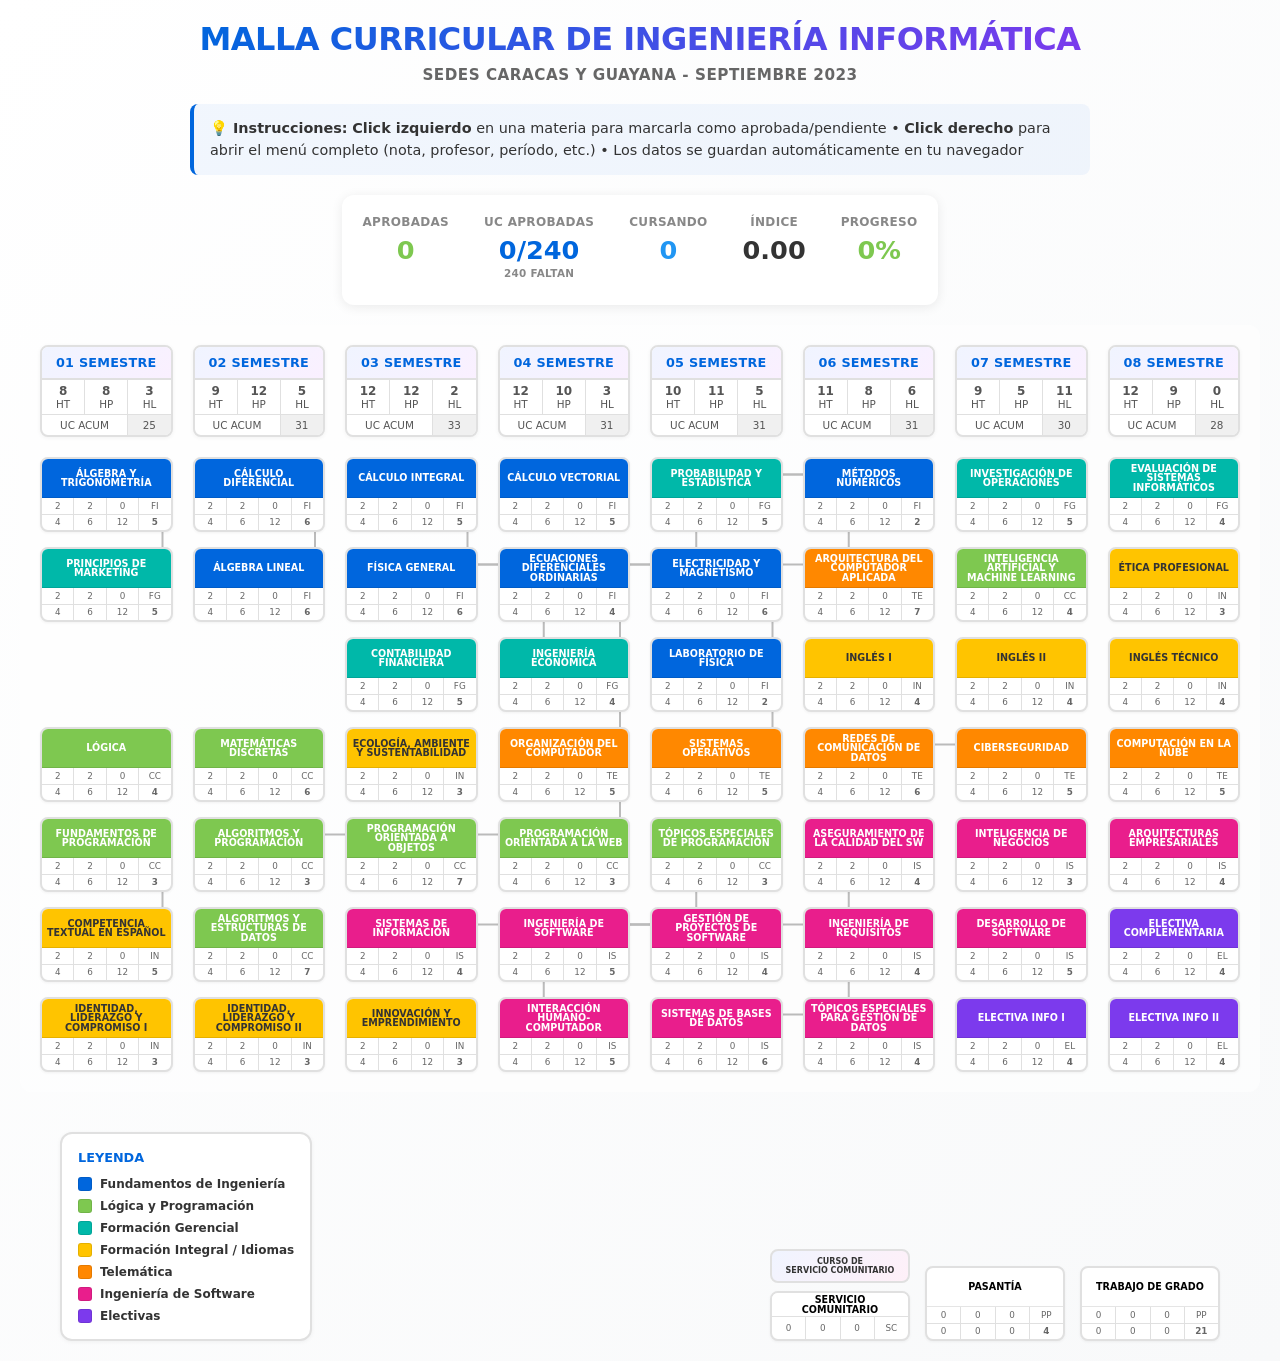
<file: index.html>
<!DOCTYPE html>
<html lang="es">
<head>
    <meta charset="UTF-8">
    <meta name="viewport" content="width=device-width, initial-scale=1.0">
    <title>Malla Curricular UCAB 2023 - Interactiva</title>
    <link rel="stylesheet" href="css/styles.css">
</head>
<body>

    <h1>Malla Curricular de Ingeniería Informática</h1>
    <div class="subtitle">SEDES CARACAS Y GUAYANA - SEPTIEMBRE 2023</div>

    <div class="instructions">
        <strong>💡 Instrucciones:</strong>
        <strong>Click izquierdo</strong> en una materia para marcarla como aprobada/pendiente •
        <strong>Click derecho</strong> para abrir el menú completo (nota, profesor, período, etc.) •
        Los datos se guardan automáticamente en tu navegador
    </div>

    <div class="stats-bar">
        <div class="stat-item">
            <div class="stat-label">Aprobadas</div>
            <div class="stat-value" style="color: #7ec850;" id="stat-aprobadas">0</div>
        </div>
        <div class="stat-item">
            <div class="stat-label">UC Aprobadas</div>
            <div class="stat-value" style="color: #0066dd;" id="stat-uc">0/240</div>
            <div class="stat-label" style="font-size: 0.65rem; margin-top: 2px;" id="stat-uc-falta">240 faltan</div>
        </div>
        <div class="stat-item">
            <div class="stat-label">Cursando</div>
            <div class="stat-value" style="color: #2196F3;" id="stat-cursando">0</div>
        </div>
        <div class="stat-item">
            <div class="stat-label">Índice</div>
            <div class="stat-value" id="stat-indice">0.00</div>
        </div>
        <div class="stat-item">
            <div class="stat-label">Progreso</div>
            <div class="stat-value" style="color: #7ec850;" id="stat-progreso">0%</div>
        </div>
    </div>

    <div class="grid-wrapper">
        <canvas id="connections"></canvas>
        <div class="main-grid" id="grid-container"></div>
    </div>

    <div class="footer-area">
        <div class="legend">
            <strong>LEYENDA</strong>
            <div class="l-item"><div class="l-box" style="background:var(--c-blue)"></div> Fundamentos de Ingeniería</div>
            <div class="l-item"><div class="l-box" style="background:var(--c-green)"></div> Lógica y Programación</div>
            <div class="l-item"><div class="l-box" style="background:var(--c-teal)"></div> Formación Gerencial</div>
            <div class="l-item"><div class="l-box" style="background:var(--c-yellow)"></div> Formación Integral / Idiomas</div>
            <div class="l-item"><div class="l-box" style="background:var(--c-orange)"></div> Telemática</div>
            <div class="l-item"><div class="l-box" style="background:var(--c-magenta)"></div> Ingeniería de Software</div>
            <div class="l-item"><div class="l-box" style="background:var(--c-purple)"></div> Electivas</div>
        </div>

        <div class="extra-blocks" id="extra-blocks-container"></div>
    </div>

    <div class="modal-overlay" id="modal">
        <div class="modal-box">
            <button class="close-x" onclick="closeModal()">&times;</button>
            <div class="modal-header">
                <h3 id="m-title">Materia</h3>
                <div class="modal-meta" id="m-meta"></div>
            </div>

            <div class="form-group">
                <label>Estado</label>
                <select id="m-status">
                    <option value="pendiente">⚪ Pendiente</option>
                    <option value="cursando">🔵 Cursando</option>
                    <option value="aprobada">✅ Aprobada</option>
                    <option value="reprobada">❌ Reprobada</option>
                </select>
            </div>

            <div class="form-group">
                <label>Nota (0-20)</label>
                <input type="number" id="m-grade" min="0" max="20" step="0.01" placeholder="Ej: 16.5">
            </div>

            <div class="form-group">
                <label>Profesor</label>
                <input type="text" id="m-prof" placeholder="Nombre del profesor">
            </div>

            <div class="form-group">
                <label>Período</label>
                <input type="text" id="m-period" placeholder="Ej: Sep-Ene 2024">
            </div>

            <div class="form-group">
                <label>Notas / Enlaces</label>
                <textarea id="m-notes" rows="3" placeholder="Drive, Classroom, apuntes personales..."></textarea>
            </div>

            <button class="modal-btn" onclick="saveFromModal()">💾 Guardar Cambios</button>
        </div>
    </div>

    <script src="js/data.js"></script>
    <script src="js/app.js"></script>

</body>
</html>
</file>
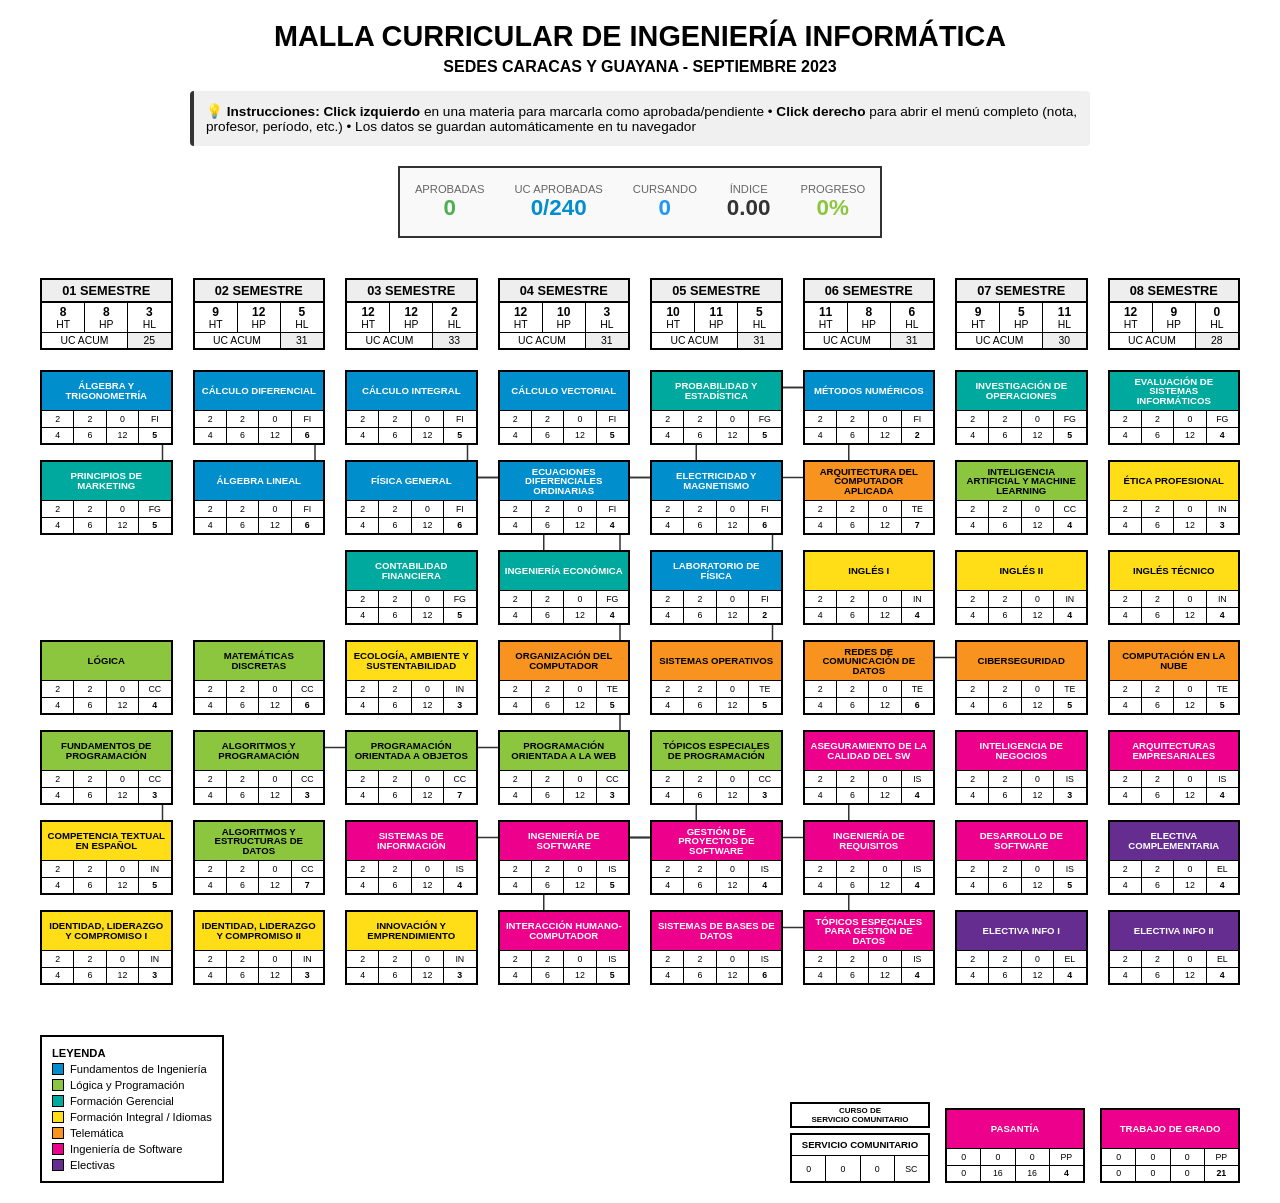
<file: malla_curricular_ucab.html>
<!DOCTYPE html>
<html lang="es">
<head>
    <meta charset="UTF-8">
    <meta name="viewport" content="width=device-width, initial-scale=1.0">
    <title>Malla Curricular UCAB 2023 - Interactiva</title>
    <style>
        :root {
            --w-col: 140px; 
            --gap: 20px;
            
            --c-blue: #008ecc;    
            --c-teal: #00a99d;    
            --c-green: #8cc63f;   
            --c-yellow: #ffde17;  
            --c-orange: #f7931e;  
            --c-magenta: #ec008c; 
            --c-purple: #662d91;  
        }

        * { box-sizing: border-box; }

        body {
            font-family: "Arial Narrow", "Helvetica Condensed", sans-serif;
            background: white;
            margin: 0;
            padding: 20px;
            display: flex;
            flex-direction: column;
            align-items: center;
        }

        h1 {
            text-align: center;
            font-size: 1.8rem;
            margin: 0 0 5px 0;
            text-transform: uppercase;
            font-weight: 900;
        }

        .subtitle {
            text-align: center;
            font-size: 1rem;
            margin-bottom: 15px;
            font-weight: bold;
        }

        .instructions {
            background: #f0f0f0;
            border-left: 4px solid #333;
            padding: 12px;
            margin-bottom: 20px;
            max-width: 900px;
            font-size: 0.85rem;
            border-radius: 4px;
        }

        .stats-bar {
            background: #f9f9f9;
            border: 2px solid #333;
            padding: 15px;
            margin-bottom: 20px;
            display: flex;
            gap: 30px;
            justify-content: center;
            flex-wrap: wrap;
            max-width: 900px;
        }

        .stat-item {
            text-align: center;
        }

        .stat-label {
            font-size: 0.7rem;
            color: #666;
            text-transform: uppercase;
        }

        .stat-value {
            font-size: 1.4rem;
            font-weight: bold;
            color: #333;
        }

        .grid-wrapper {
            position: relative;
            padding: 20px;
            overflow-x: auto;
            max-width: 100%;
        }

        canvas {
            position: absolute;
            top: 0; left: 0;
            pointer-events: none;
            z-index: 0;
        }

        .main-grid {
            display: flex;
            gap: var(--gap);
            position: relative;
            z-index: 1;
        }

        .semester-col {
            display: flex;
            flex-direction: column;
            gap: 15px; 
            width: var(--w-col);
        }

        .sem-header {
            border: 2px solid black;
            margin-bottom: 5px;
            background: white;
        }
        .sem-title {
            background: #eee;
            text-align: center;
            font-weight: 900;
            font-size: 0.8rem;
            padding: 3px 0;
            border-bottom: 2px solid black;
            text-transform: uppercase;
        }
        .sem-stats {
            display: flex;
            font-size: 0.65rem;
            text-align: center;
        }
        .stat-box {
            flex: 1;
            border-right: 1px solid black;
            padding: 2px 0;
            display: flex;
            flex-direction: column;
            justify-content: center;
        }
        .stat-box:last-child { border-right: none; }
        .stat-val { font-weight: bold; font-size: 0.75rem; }

        .subject {
            width: 100%;
            height: 75px; 
            border: 2px solid black;
            background: white;
            display: flex;
            flex-direction: column;
            cursor: pointer;
            transition: transform 0.1s;
            position: relative;
            z-index: 2;
        }

        .spacer {
            width: 100%;
            height: 75px;
            visibility: hidden;
            pointer-events: none;
        }

        .subject:hover { 
            transform: scale(1.05); 
            z-index: 10;
            box-shadow: 0 4px 8px rgba(0,0,0,0.2);
        }
        
        .subject.aprobada { 
            opacity: 0.5; 
            background-color: #ddd !important; 
            border-color: #999;
        }
        
        .subject.cursando { 
            box-shadow: 0 0 0 4px #2196F3; 
            border-color: #2196F3; 
            z-index: 5;
        }

        .subject.reprobada {
            box-shadow: 0 0 0 4px #f44336;
            border-color: #f44336;
            z-index: 5;
        }

        .status-badge {
            position: absolute;
            top: 4px;
            right: 4px;
            font-size: 1rem;
            z-index: 3;
        }

        .sub-name {
            flex: 1;
            font-size: 0.6rem;
            font-weight: 700;
            text-transform: uppercase;
            display: flex;
            align-items: center;
            justify-content: center;
            text-align: center;
            padding: 2px 4px;
            color: black;
            line-height: 1;
            border-bottom: 1px solid black;
        }
        
        .bg-blue .sub-name { background: var(--c-blue); color: white; }
        .bg-teal .sub-name { background: var(--c-teal); color: white; }
        .bg-green .sub-name { background: var(--c-green); color: black; }
        .bg-yellow .sub-name { background: var(--c-yellow); color: black; }
        .bg-orange .sub-name { background: var(--c-orange); color: black; }
        .bg-magenta .sub-name { background: var(--c-magenta); color: white; }
        .bg-purple .sub-name { background: var(--c-purple); color: white; }

        .sub-data { height: 32px; display: flex; flex-direction: column; }
        .d-row { display: flex; flex: 1; border-bottom: 1px solid black; }
        .d-row:last-child { border-bottom: none; }
        .d-cell {
            flex: 1;
            border-right: 1px solid black;
            font-size: 0.55rem;
            display: flex;
            align-items: center;
            justify-content: center;
        }
        .d-cell:last-child { border-right: none; }

        .footer-area {
            width: 100%;
            max-width: 1200px;
            margin-top: 30px;
            display: flex;
            flex-wrap: wrap;
            justify-content: space-between;
            gap: 20px;
        }

        .legend {
            border: 2px solid black;
            padding: 10px;
            font-size: 0.7rem;
            display: flex;
            flex-direction: column;
            gap: 4px;
        }
        .l-item { display: flex; align-items: center; gap: 6px; }
        .l-box { width: 12px; height: 12px; border: 1px solid black; }

        .extra-blocks {
            display: flex;
            gap: 15px;
            align-items: flex-end;
        }

        .special-container {
            display: flex;
            flex-direction: column;
            align-items: center;
            gap: 5px;
        }
        .mini-box {
            border: 2px solid black;
            font-size: 0.5rem;
            padding: 2px;
            text-align: center;
            width: 100%;
            font-weight: bold;
        }

        .modal-overlay {
            display: none;
            position: fixed; 
            top: 0; 
            left: 0; 
            width: 100%; 
            height: 100%;
            background: rgba(0,0,0,0.6); 
            z-index: 100;
            justify-content: center; 
            align-items: center;
        }
        
        .modal-box {
            background: white; 
            padding: 25px; 
            border-radius: 8px; 
            width: 90%;
            max-width: 450px;
            box-shadow: 0 10px 30px rgba(0,0,0,0.3);
            position: relative;
            max-height: 90vh;
            overflow-y: auto;
        }
        
        .modal-header {
            margin-bottom: 20px;
            padding-bottom: 15px;
            border-bottom: 2px solid #eee;
        }

        .modal-header h3 {
            margin: 0 0 8px 0;
            color: #333;
            font-size: 1.2rem;
        }

        .modal-meta {
            font-size: 0.85rem;
            color: #666;
        }

        .close-x {
            position: absolute;
            top: 15px;
            right: 20px;
            font-size: 2rem;
            cursor: pointer;
            border: none;
            background: none;
            color: #999;
            line-height: 1;
        }
        
        .close-x:hover {
            color: #333;
        }
        
        .form-group {
            margin-bottom: 15px;
        }
        
        .form-group label {
            display: block;
            margin-bottom: 5px;
            font-weight: bold;
            font-size: 0.85rem;
            color: #333;
        }
        
        .form-group input,
        .form-group select,
        .form-group textarea {
            width: 100%;
            padding: 8px;
            border: 2px solid #ddd;
            border-radius: 4px;
            font-size: 0.9rem;
            font-family: inherit;
        }
        
        .form-group input:focus,
        .form-group select:focus,
        .form-group textarea:focus {
            outline: none;
            border-color: #333;
        }
        
        .modal-btn {
            width: 100%;
            margin-top: 10px; 
            padding: 12px 15px; 
            cursor: pointer;
            background: #333; 
            color: white; 
            border: none;
            border-radius: 4px;
            font-size: 1rem;
            font-weight: bold;
            transition: background 0.2s;
        }
        
        .modal-btn:hover {
            background: #555;
        }
    </style>
</head>
<body>

    <h1>Malla Curricular de Ingeniería Informática</h1>
    <div class="subtitle">SEDES CARACAS Y GUAYANA - SEPTIEMBRE 2023</div>

    <div class="instructions">
        <strong>💡 Instrucciones:</strong> 
        <strong>Click izquierdo</strong> en una materia para marcarla como aprobada/pendiente • 
        <strong>Click derecho</strong> para abrir el menú completo (nota, profesor, período, etc.) • 
        Los datos se guardan automáticamente en tu navegador
    </div>

    <div class="stats-bar">
        <div class="stat-item">
            <div class="stat-label">Aprobadas</div>
            <div class="stat-value" style="color: #4CAF50;" id="stat-aprobadas">0</div>
        </div>
        <div class="stat-item">
            <div class="stat-label">UC Aprobadas</div>
            <div class="stat-value" style="color: #008ecc;" id="stat-uc">0/240</div>
        </div>
        <div class="stat-item">
            <div class="stat-label">Cursando</div>
            <div class="stat-value" style="color: #2196F3;" id="stat-cursando">0</div>
        </div>
        <div class="stat-item">
            <div class="stat-label">Índice</div>
            <div class="stat-value" id="stat-indice">0.00</div>
        </div>
        <div class="stat-item">
            <div class="stat-label">Progreso</div>
            <div class="stat-value" style="color: #8cc63f;" id="stat-progreso">0%</div>
        </div>
    </div>

    <div class="grid-wrapper">
        <canvas id="connections"></canvas>
        <div class="main-grid" id="grid-container"></div>
    </div>

    <div class="footer-area">
        <div class="legend">
            <strong>LEYENDA</strong>
            <div class="l-item"><div class="l-box" style="background:var(--c-blue)"></div> Fundamentos de Ingeniería</div>
            <div class="l-item"><div class="l-box" style="background:var(--c-green)"></div> Lógica y Programación</div>
            <div class="l-item"><div class="l-box" style="background:var(--c-teal)"></div> Formación Gerencial</div>
            <div class="l-item"><div class="l-box" style="background:var(--c-yellow)"></div> Formación Integral / Idiomas</div>
            <div class="l-item"><div class="l-box" style="background:var(--c-orange)"></div> Telemática</div>
            <div class="l-item"><div class="l-box" style="background:var(--c-magenta)"></div> Ingeniería de Software</div>
            <div class="l-item"><div class="l-box" style="background:var(--c-purple)"></div> Electivas</div>
        </div>

        <div class="extra-blocks">
            <div class="special-container" style="width: 140px;">
                <div class="mini-box">CURSO DE<br>SERVICIO COMUNITARIO</div>
                <div class="subject" style="height: 50px;">
                    <div class="sub-name" style="background:white; color:black; border-bottom:1px solid black">SERVICIO COMUNITARIO</div>
                    <div class="sub-data" style="height:25px">
                        <div class="d-row"><div class="d-cell">0</div><div class="d-cell">0</div><div class="d-cell">0</div><div class="d-cell">SC</div></div>
                    </div>
                </div>
            </div>
            <div class="subject" style="width: 140px;">
                <div class="sub-name bg-magenta" style="background:var(--c-magenta); color:white">PASANTÍA</div>
                <div class="sub-data">
                    <div class="d-row"><div class="d-cell">0</div><div class="d-cell">0</div><div class="d-cell">0</div><div class="d-cell">PP</div></div>
                    <div class="d-row"><div class="d-cell">0</div><div class="d-cell">16</div><div class="d-cell">16</div><div class="d-cell" style="font-weight:bold">4</div></div>
                </div>
            </div>
            <div class="subject" style="width: 140px;">
                <div class="sub-name bg-magenta" style="background:var(--c-magenta); color:white">TRABAJO DE GRADO</div>
                <div class="sub-data">
                    <div class="d-row"><div class="d-cell">0</div><div class="d-cell">0</div><div class="d-cell">0</div><div class="d-cell">PP</div></div>
                    <div class="d-row"><div class="d-cell">0</div><div class="d-cell">0</div><div class="d-cell">0</div><div class="d-cell" style="font-weight:bold">21</div></div>
                </div>
            </div>
        </div>
    </div>

    <div class="modal-overlay" id="modal">
        <div class="modal-box">
            <button class="close-x" onclick="closeModal()">&times;</button>
            <div class="modal-header">
                <h3 id="m-title">Materia</h3>
                <div class="modal-meta" id="m-meta"></div>
            </div>
            
            <div class="form-group">
                <label>Estado</label>
                <select id="m-status">
                    <option value="pendiente">⚪ Pendiente</option>
                    <option value="cursando">🔵 Cursando</option>
                    <option value="aprobada">✅ Aprobada</option>
                    <option value="reprobada">❌ Reprobada</option>
                </select>
            </div>
            
            <div class="form-group">
                <label>Nota (0-20)</label>
                <input type="number" id="m-grade" min="0" max="20" step="0.01" placeholder="Ej: 16.5">
            </div>
            
            <div class="form-group">
                <label>Profesor</label>
                <input type="text" id="m-prof" placeholder="Nombre del profesor">
            </div>
            
            <div class="form-group">
                <label>Período</label>
                <input type="text" id="m-period" placeholder="Ej: Sep-Ene 2024">
            </div>
            
            <div class="form-group">
                <label>Notas / Enlaces</label>
                <textarea id="m-notes" rows="3" placeholder="Drive, Classroom, apuntes personales..."></textarea>
            </div>
            
            <button class="modal-btn" onclick="saveFromModal()">💾 Guardar Cambios</button>
        </div>
    </div>

<script>
    const mallaData = [
        { sem: 1, stats: {ht:8, hp:8, hl:3, uc:25}, items: [
            { id:1, name:"ÁLGEBRA Y TRIGONOMETRÍA", type:"bg-blue", tax:"FI", uc:5, req:[] },
            { id:2, name:"PRINCIPIOS DE MARKETING", type:"bg-teal", tax:"FG", uc:5, req:[] },
            null, 
            { id:3, name:"LÓGICA", type:"bg-green", tax:"CC", uc:4, req:[] },
            { id:4, name:"FUNDAMENTOS DE PROGRAMACIÓN", type:"bg-green", tax:"CC", uc:3, req:[] },
            { id:5, name:"COMPETENCIA TEXTUAL EN ESPAÑOL", type:"bg-yellow", tax:"IN", uc:5, req:[] },
            { id:6, name:"IDENTIDAD, LIDERAZGO Y COMPROMISO I", type:"bg-yellow", tax:"IN", uc:3, req:[] }
        ]},
        { sem: 2, stats: {ht:9, hp:12, hl:5, uc:31}, items: [
            { id:7, name:"CÁLCULO DIFERENCIAL", type:"bg-blue", tax:"FI", uc:6, req:[1] },
            { id:8, name:"ÁLGEBRA LINEAL", type:"bg-blue", tax:"FI", uc:6, req:[1] },
            null,
            { id:9, name:"MATEMÁTICAS DISCRETAS", type:"bg-green", tax:"CC", uc:6, req:[3] },
            { id:10, name:"ALGORITMOS Y PROGRAMACIÓN", type:"bg-green", tax:"CC", uc:3, req:[4] },
            { id:11, name:"ALGORITMOS Y ESTRUCTURAS DE DATOS", type:"bg-green", tax:"CC", uc:7, req:[4] },
            { id:12, name:"IDENTIDAD, LIDERAZGO Y COMPROMISO II", type:"bg-yellow", tax:"IN", uc:3, req:[6] }
        ]},
        { sem: 3, stats: {ht:12, hp:12, hl:2, uc:33}, items: [
            { id:13, name:"CÁLCULO INTEGRAL", type:"bg-blue", tax:"FI", uc:5, req:[7] },
            { id:14, name:"FÍSICA GENERAL", type:"bg-blue", tax:"FI", uc:6, req:[7] },
            { id:15, name:"CONTABILIDAD FINANCIERA", type:"bg-teal", tax:"FG", uc:5, req:[] },
            { id:16, name:"ECOLOGÍA, AMBIENTE Y SUSTENTABILIDAD", type:"bg-yellow", tax:"IN", uc:3, req:[] },
            { id:17, name:"PROGRAMACIÓN ORIENTADA A OBJETOS", type:"bg-green", tax:"CC", uc:7, req:[10] },
            { id:18, name:"SISTEMAS DE INFORMACIÓN", type:"bg-magenta", tax:"IS", uc:4, req:[] },
            { id:19, name:"INNOVACIÓN Y EMPRENDIMIENTO", type:"bg-yellow", tax:"IN", uc:3, req:[] }
        ]},
        { sem: 4, stats: {ht:12, hp:10, hl:3, uc:31}, items: [
            { id:20, name:"CÁLCULO VECTORIAL", type:"bg-blue", tax:"FI", uc:5, req:[13] },
            { id:21, name:"ECUACIONES DIFERENCIALES ORDINARIAS", type:"bg-blue", tax:"FI", uc:4, req:[13] },
            { id:22, name:"INGENIERÍA ECONÓMICA", type:"bg-teal", tax:"FG", uc:4, req:[15] },
            { id:23, name:"ORGANIZACIÓN DEL COMPUTADOR", type:"bg-orange", tax:"TE", uc:5, req:[] },
            { id:24, name:"PROGRAMACIÓN ORIENTADA A LA WEB", type:"bg-green", tax:"CC", uc:3, req:[17] },
            { id:25, name:"INGENIERÍA DE SOFTWARE", type:"bg-magenta", tax:"IS", uc:5, req:[18] },
            { id:26, name:"INTERACCIÓN HUMANO-COMPUTADOR", type:"bg-magenta", tax:"IS", uc:5, req:[] }
        ]},
        { sem: 5, stats: {ht:10, hp:11, hl:5, uc:31}, items: [
            { id:27, name:"PROBABILIDAD Y ESTADÍSTICA", type:"bg-teal", tax:"FG", uc:5, req:[20] },
            { id:28, name:"ELECTRICIDAD Y MAGNETISMO", type:"bg-blue", tax:"FI", uc:6, req:[14] },
            { id:29, name:"LABORATORIO DE FÍSICA", type:"bg-blue", tax:"FI", uc:2, req:[14] },
            { id:30, name:"SISTEMAS OPERATIVOS", type:"bg-orange", tax:"TE", uc:5, req:[23] },
            { id:31, name:"TÓPICOS ESPECIALES DE PROGRAMACIÓN", type:"bg-green", tax:"CC", uc:3, req:[24] },
            { id:32, name:"GESTIÓN DE PROYECTOS DE SOFTWARE", type:"bg-magenta", tax:"IS", uc:4, req:[25] },
            { id:33, name:"SISTEMAS DE BASES DE DATOS", type:"bg-magenta", tax:"IS", uc:6, req:[18] },
        ]},
        { sem: 6, stats: {ht:11, hp:8, hl:6, uc:31}, items: [
            { id:34, name:"MÉTODOS NUMÉRICOS", type:"bg-blue", tax:"FI", uc:2, req:[21, 27] },
            { id:35, name:"ARQUITECTURA DEL COMPUTADOR APLICADA", type:"bg-orange", tax:"TE", uc:7, req:[30] },
            { id:36, name:"INGLÉS I", type:"bg-yellow", tax:"IN", uc:4, req:[] },
            { id:37, name:"REDES DE COMUNICACIÓN DE DATOS", type:"bg-orange", tax:"TE", uc:6, req:[30] },
            { id:38, name:"ASEGURAMIENTO DE LA CALIDAD DEL SW", type:"bg-magenta", tax:"IS", uc:4, req:[25] },
            { id:39, name:"INGENIERÍA DE REQUISITOS", type:"bg-magenta", tax:"IS", uc:4, req:[25] },
            { id:40, name:"TÓPICOS ESPECIALES PARA GESTIÓN DE DATOS", type:"bg-magenta", tax:"IS", uc:4, req:[33] }
        ]},
        { sem: 7, stats: {ht:9, hp:5, hl:11, uc:30}, items: [
            { id:41, name:"INVESTIGACIÓN DE OPERACIONES", type:"bg-teal", tax:"FG", uc:5, req:[27] },
            { id:42, name:"INTELIGENCIA ARTIFICIAL Y MACHINE LEARNING", type:"bg-green", tax:"CC", uc:4, req:[27, 10] },
            { id:43, name:"INGLÉS II", type:"bg-yellow", tax:"IN", uc:4, req:[36] },
            { id:44, name:"CIBERSEGURIDAD", type:"bg-orange", tax:"TE", uc:5, req:[37] },
            { id:45, name:"INTELIGENCIA DE NEGOCIOS", type:"bg-magenta", tax:"IS", uc:3, req:[33] },
            { id:46, name:"DESARROLLO DE SOFTWARE", type:"bg-magenta", tax:"IS", uc:5, req:[25] },
            { id:47, name:"ELECTIVA INFO I", type:"bg-purple", tax:"EL", uc:4, req:[] }
        ]},
        { sem: 8, stats: {ht:12, hp:9, hl:0, uc:28}, items: [
            { id:48, name:"EVALUACIÓN DE SISTEMAS INFORMÁTICOS", type:"bg-teal", tax:"FG", uc:4, req:[] },
            { id:49, name:"ÉTICA PROFESIONAL", type:"bg-yellow", tax:"IN", uc:3, req:[] },
            { id:50, name:"INGLÉS TÉCNICO", type:"bg-yellow", tax:"IN", uc:4, req:[43] },
            { id:51, name:"COMPUTACIÓN EN LA NUBE", type:"bg-orange", tax:"TE", uc:5, req:[37] },
            { id:52, name:"ARQUITECTURAS EMPRESARIALES", type:"bg-magenta", tax:"IS", uc:4, req:[] },
            { id:53, name:"ELECTIVA COMPLEMENTARIA", type:"bg-purple", tax:"EL", uc:4, req:[] },
            { id:54, name:"ELECTIVA INFO II", type:"bg-purple", tax:"EL", uc:4, req:[] }
        ]}
    ];

    let progress = JSON.parse(localStorage.getItem('ucabProgressV4')) || {};
    let currentEditId = null;

    function init() {
        const grid = document.getElementById('grid-container');
        grid.innerHTML = '';

        mallaData.forEach(colData => {
            const col = document.createElement('div');
            col.className = 'semester-col';

            col.innerHTML = `
                <div class="sem-header">
                    <div class="sem-title">0${colData.sem} SEMESTRE</div>
                    <div class="sem-stats">
                        <div class="stat-box"><span class="stat-val">${colData.stats.ht}</span> HT</div>
                        <div class="stat-box"><span class="stat-val">${colData.stats.hp}</span> HP</div>
                        <div class="stat-box"><span class="stat-val">${colData.stats.hl}</span> HL</div>
                    </div>
                    <div class="sem-stats" style="border-top:1px solid black">
                        <div class="stat-box" style="flex:2">UC ACUM</div>
                        <div class="stat-box" style="flex:1; background:#eee">${colData.stats.uc}</div>
                    </div>
                </div>
            `;

            colData.items.forEach(item => {
                if(item === null) {
                    const spacer = document.createElement('div');
                    spacer.className = 'spacer';
                    col.appendChild(spacer);
                } else {
                    const data = progress[item.id] || { status: 'pendiente' };
                    const card = document.createElement('div');
                    card.className = `subject ${item.type} ${data.status}`;
                    card.id = `sub-${item.id}`;
                    
                    let badge = '';
                    if(data.status === 'aprobada') badge = '✅';
                    else if(data.status === 'cursando') badge = '📚';
                    else if(data.status === 'reprobada') badge = '❌';
                    
                    card.innerHTML = `
                        ${badge ? `<span class="status-badge">${badge}</span>` : ''}
                        <div class="sub-name">${item.name}</div>
                        <div class="sub-data">
                            <div class="d-row">
                                <div class="d-cell">2</div><div class="d-cell">2</div><div class="d-cell">0</div><div class="d-cell">${item.tax}</div>
                            </div>
                            <div class="d-row">
                                <div class="d-cell">4</div><div class="d-cell">6</div><div class="d-cell">12</div><div class="d-cell" style="font-weight:bold">${item.uc}</div>
                            </div>
                        </div>
                    `;
                    
                    // Click izquierdo: toggle aprobada/pendiente
                    card.onclick = () => toggleApproved(item.id);
                    
                    // Click derecho: modal completo
                    card.oncontextmenu = (e) => {
                        e.preventDefault();
                        openModal(item.id, item.name, item.uc, item.tax);
                    };
                    
                    col.appendChild(card);
                }
            });
            grid.appendChild(col);
        });

        updateStats();
        setTimeout(drawArrows, 200);
    }

    // Toggle rápido entre aprobada y pendiente (click izquierdo)
    function toggleApproved(id) {
        const current = progress[id] || { status: 'pendiente' };
        const newStatus = current.status === 'aprobada' ? 'pendiente' : 'aprobada';
        
        progress[id] = {
            ...current,
            status: newStatus
        };
        
        saveProgress();
        init();
    }

    // Abrir modal completo (click derecho)
    function openModal(id, name, uc, tax) {
        currentEditId = id;
        const data = progress[id] || { status: 'pendiente', grade: '', prof: '', period: '', notes: '' };
        
        document.getElementById('m-title').textContent = name;
        document.getElementById('m-meta').textContent = `${uc} UC • ${tax}`;
        document.getElementById('m-status').value = data.status;
        document.getElementById('m-grade').value = data.grade || '';
        document.getElementById('m-prof').value = data.prof || '';
        document.getElementById('m-period').value = data.period || '';
        document.getElementById('m-notes').value = data.notes || '';
        
        document.getElementById('modal').style.display = 'flex';
    }

    function closeModal() {
        document.getElementById('modal').style.display = 'none';
        currentEditId = null;
    }

    function saveFromModal() {
        if(!currentEditId) return;
        
        progress[currentEditId] = {
            status: document.getElementById('m-status').value,
            grade: document.getElementById('m-grade').value,
            prof: document.getElementById('m-prof').value,
            period: document.getElementById('m-period').value,
            notes: document.getElementById('m-notes').value
        };
        
        saveProgress();
        init();
        closeModal();
    }

    function saveProgress() {
        localStorage.setItem('ucabProgressV4', JSON.stringify(progress));
    }

    function updateStats() {
        let aprobadas = 0, cursando = 0, reprobadas = 0;
        let ucAprobadas = 0;
        let sumGrades = 0, countGrades = 0;

        mallaData.forEach(sem => {
            sem.items.forEach(item => {
                if(!item) return;
                const data = progress[item.id];
                
                if(data?.status === 'aprobada') {
                    aprobadas++;
                    ucAprobadas += item.uc;
                    if(data.grade) {
                        const grade = parseFloat(data.grade);
                        if(!isNaN(grade)) {
                            sumGrades += grade;
                            countGrades++;
                        }
                    }
                }
                if(data?.status === 'cursando') cursando++;
                if(data?.status === 'reprobada') reprobadas++;
            });
        });

        const totalItems = mallaData.reduce((sum, sem) => 
            sum + sem.items.filter(i => i !== null).length, 0);
        const progreso = Math.round((aprobadas / totalItems) * 100);
        const indice = countGrades > 0 ? (sumGrades / countGrades).toFixed(2) : '0.00';

        document.getElementById('stat-aprobadas').textContent = aprobadas;
        document.getElementById('stat-uc').textContent = `${ucAprobadas}/240`;
        document.getElementById('stat-cursando').textContent = cursando;
        document.getElementById('stat-indice').textContent = indice;
        document.getElementById('stat-progreso').textContent = `${progreso}%`;
    }

    function drawArrows() {
        const canvas = document.getElementById('connections');
        const container = document.getElementById('grid-container');
        
        canvas.width = container.scrollWidth;
        canvas.height = container.scrollHeight;
        const ctx = canvas.getContext('2d');
        const rectC = container.getBoundingClientRect();

        ctx.clearRect(0, 0, canvas.width, canvas.height);

        mallaData.forEach(col => {
            col.items.forEach(item => {
                if(item && item.req.length > 0) {
                    const elTo = document.getElementById(`sub-${item.id}`);
                    if(!elTo) return;
                    
                    const rTo = elTo.getBoundingClientRect();
                    const xTo = rTo.left - rectC.left;
                    const yTo = rTo.top + rTo.height/2 - rectC.top;

                    item.req.forEach(reqId => {
                        const elFrom = document.getElementById(`sub-${reqId}`);
                        if(!elFrom) return;
                        
                        const rFrom = elFrom.getBoundingClientRect();
                        const xFrom = rFrom.right - rectC.left;
                        const yFrom = rFrom.top + rFrom.height/2 - rectC.top;

                        ctx.beginPath();
                        ctx.strokeStyle = '#333';
                        ctx.lineWidth = 1.5;
                        
                        const midX = xFrom + (xTo - xFrom) / 2;

                        ctx.moveTo(xFrom, yFrom);
                        ctx.lineTo(midX, yFrom);
                        ctx.lineTo(midX, yTo);
                        ctx.lineTo(xTo, yTo);
                        ctx.stroke();

                        // Flecha
                        ctx.beginPath();
                        ctx.fillStyle = '#333';
                        ctx.moveTo(xTo, yTo);
                        ctx.lineTo(xTo - 6, yTo - 3);
                        ctx.lineTo(xTo - 6, yTo + 3);
                        ctx.fill();
                    });
                }
            });
        });
    }

    window.onresize = drawArrows;
    window.onclick = (e) => { if(e.target.id === 'modal') closeModal(); };

    init();
</script>

</body>
</html>
</file>
<file: css/styles.css>
:root {
    --w-col: 140px;
    --gap: 20px;

    --c-blue: #0066dd;
    --c-teal: #00b8a9;
    --c-green: #7ec850;
    --c-yellow: #ffc400;
    --c-orange: #ff8800;
    --c-magenta: #e91e8c;
    --c-purple: #7c3aed;
}

* { box-sizing: border-box; }

body {
    font-family: system-ui, -apple-system, "Segoe UI", Roboto, "Helvetica Neue", sans-serif;
    background: linear-gradient(135deg, #ffffff 0%, #f8f9fa 100%);
    margin: 0;
    padding: 20px;
    display: flex;
    flex-direction: column;
    align-items: center;
    min-height: 100vh;
    color: #1a1a1a;
}

h1 {
    text-align: center;
    font-size: 2rem;
    margin: 0 0 8px 0;
    text-transform: uppercase;
    font-weight: 900;
    letter-spacing: -0.5px;
    background: linear-gradient(135deg, #0066dd 0%, #7c3aed 100%);
    -webkit-background-clip: text;
    -webkit-text-fill-color: transparent;
    background-clip: text;
}

.subtitle {
    text-align: center;
    font-size: 0.95rem;
    margin-bottom: 20px;
    font-weight: 600;
    color: #666;
    letter-spacing: 0.5px;
}

.instructions {
    background: rgba(0, 102, 221, 0.05);
    border-left: 4px solid var(--c-blue);
    padding: 14px 16px;
    margin-bottom: 20px;
    max-width: 900px;
    font-size: 0.9rem;
    border-radius: 8px;
    color: #333;
    line-height: 1.5;
}

.stats-bar {
    background: white;
    border: none;
    border-radius: 12px;
    padding: 20px;
    margin-bottom: 20px;
    display: flex;
    gap: 35px;
    justify-content: center;
    flex-wrap: wrap;
    max-width: 900px;
    box-shadow: 0 2px 12px rgba(0, 0, 0, 0.08);
    transition: box-shadow 0.3s ease;
}

.stats-bar:hover {
    box-shadow: 0 4px 20px rgba(0, 0, 0, 0.12);
}

.stat-item {
    text-align: center;
    transition: transform 0.2s ease;
}

.stat-item:hover {
    transform: translateY(-2px);
}

.stat-label {
    font-size: 0.75rem;
    color: #888;
    text-transform: uppercase;
    font-weight: 600;
    letter-spacing: 0.3px;
    margin-bottom: 6px;
}

.stat-value {
    font-size: 1.6rem;
    font-weight: 900;
    color: #333;
}

.grid-wrapper {
    position: relative;
    padding: 20px;
    overflow-x: auto;
    max-width: 100%;
    border-radius: 12px;
    background: rgba(255, 255, 255, 0.6);
}

canvas {
    position: absolute;
    top: 0; left: 0;
    pointer-events: none;
    z-index: 0;
}

.main-grid {
    display: flex;
    gap: var(--gap);
    position: relative;
    z-index: 1;
}

.semester-col {
    display: flex;
    flex-direction: column;
    gap: 15px;
    width: var(--w-col);
}

.sem-header {
    border: 2px solid #e0e0e0;
    margin-bottom: 5px;
    background: white;
    border-radius: 8px;
    overflow: hidden;
    box-shadow: 0 1px 4px rgba(0, 0, 0, 0.05);
}

.sem-title {
    background: linear-gradient(135deg, #f0f4ff 0%, #faf0ff 100%);
    text-align: center;
    font-weight: 900;
    font-size: 0.8rem;
    padding: 8px 0;
    border-bottom: 2px solid #e0e0e0;
    text-transform: uppercase;
    color: #0066dd;
    letter-spacing: 0.2px;
}

.sem-stats {
    display: flex;
    font-size: 0.65rem;
    text-align: center;
}

.stat-box {
    flex: 1;
    border-right: 1px solid #e0e0e0;
    padding: 4px 0;
    display: flex;
    flex-direction: column;
    justify-content: center;
    font-weight: 500;
    color: #555;
}

.stat-box:last-child { border-right: none; }
.stat-val { font-weight: bold; font-size: 0.75rem; }

.subject {
    width: 100%;
    height: 75px;
    border: 2px solid #e0e0e0;
    background: white;
    display: flex;
    flex-direction: column;
    cursor: pointer;
    transition: all 0.15s ease;
    position: relative;
    z-index: 2;
    border-radius: 8px;
    overflow: hidden;
    box-shadow: 0 1px 3px rgba(0, 0, 0, 0.05);
}

.spacer {
    width: 100%;
    height: 75px;
    visibility: hidden;
    pointer-events: none;
}

.subject:hover {
    transform: translateY(-4px) scale(1.02);
    z-index: 10;
    box-shadow: 0 8px 16px rgba(0, 0, 0, 0.12);
    border-color: #ccc;
}

.subject.aprobada {
    opacity: 0.6;
    background-color: #f0f0f0 !important;
    border-color: #ddd;
}

.subject.cursando {
    box-shadow: 0 0 0 3px rgba(33, 150, 243, 0.3), 0 2px 8px rgba(0, 0, 0, 0.1);
    border-color: #2196F3;
    z-index: 5;
}

.subject.reprobada {
    box-shadow: 0 0 0 3px rgba(244, 67, 54, 0.3), 0 2px 8px rgba(0, 0, 0, 0.1);
    border-color: #f44336;
    z-index: 5;
}

.status-badge {
    position: absolute;
    top: 4px;
    right: 4px;
    font-size: 1rem;
    z-index: 3;
    animation: pulse 2s infinite;
}

@keyframes pulse {
    0%, 100% { transform: scale(1); }
    50% { transform: scale(1.1); }
}

.sub-name {
    flex: 1;
    font-size: 0.6rem;
    font-weight: 700;
    text-transform: uppercase;
    display: flex;
    align-items: center;
    justify-content: center;
    text-align: center;
    padding: 2px 4px;
    color: black;
    line-height: 1;
    border-bottom: 1px solid rgba(0, 0, 0, 0.1);
}

.bg-blue .sub-name { background: var(--c-blue); color: white; }
.bg-teal .sub-name { background: var(--c-teal); color: white; }
.bg-green .sub-name { background: var(--c-green); color: white; }
.bg-yellow .sub-name { background: var(--c-yellow); color: #333; }
.bg-orange .sub-name { background: var(--c-orange); color: white; }
.bg-magenta .sub-name { background: var(--c-magenta); color: white; }
.bg-purple .sub-name { background: var(--c-purple); color: white; }

.sub-data { height: 32px; display: flex; flex-direction: column; }
.d-row { display: flex; flex: 1; border-bottom: 1px solid #e0e0e0; }
.d-row:last-child { border-bottom: none; }

.d-cell {
    flex: 1;
    border-right: 1px solid #e0e0e0;
    font-size: 0.55rem;
    display: flex;
    align-items: center;
    justify-content: center;
    color: #666;
    font-weight: 500;
}

.d-cell:last-child { border-right: none; }

.footer-area {
    width: 100%;
    max-width: 1200px;
    margin-top: 40px;
    display: flex;
    flex-wrap: wrap;
    justify-content: space-between;
    gap: 25px;
    padding: 0 20px;
}

.legend {
    border: 2px solid #e0e0e0;
    border-radius: 12px;
    padding: 16px;
    font-size: 0.75rem;
    display: flex;
    flex-direction: column;
    gap: 8px;
    background: white;
    box-shadow: 0 1px 4px rgba(0, 0, 0, 0.05);
    font-weight: 600;
    color: #333;
}

.legend strong {
    font-size: 0.8rem;
    margin-bottom: 4px;
    color: #0066dd;
}

.l-item {
    display: flex;
    align-items: center;
    gap: 8px;
    transition: transform 0.2s ease;
}

.l-item:hover {
    transform: translateX(4px);
}

.l-box {
    width: 14px;
    height: 14px;
    border: 1.5px solid rgba(0, 0, 0, 0.1);
    border-radius: 3px;
    flex-shrink: 0;
}

.extra-blocks {
    display: flex;
    gap: 15px;
    align-items: flex-end;
}

.special-container {
    display: flex;
    flex-direction: column;
    align-items: center;
    gap: 8px;
}

.mini-box {
    border: 2px solid #e0e0e0;
    border-radius: 8px;
    font-size: 0.5rem;
    padding: 6px 4px;
    text-align: center;
    width: 100%;
    font-weight: bold;
    background: linear-gradient(135deg, #f0f4ff 0%, #fff0f8 100%);
    color: #333;
}

.modal-overlay {
    display: none;
    position: fixed;
    top: 0;
    left: 0;
    width: 100%;
    height: 100%;
    background: rgba(0, 0, 0, 0.5);
    z-index: 100;
    justify-content: center;
    align-items: center;
    backdrop-filter: blur(2px);
    animation: fadeIn 0.2s ease;
}

@keyframes fadeIn {
    from { opacity: 0; }
    to { opacity: 1; }
}

.modal-box {
    background: white;
    padding: 28px;
    border-radius: 16px;
    width: 90%;
    max-width: 480px;
    box-shadow: 0 20px 50px rgba(0, 0, 0, 0.15);
    position: relative;
    max-height: 90vh;
    overflow-y: auto;
    animation: slideUp 0.3s ease;
}

@keyframes slideUp {
    from {
        opacity: 0;
        transform: translateY(20px);
    }
    to {
        opacity: 1;
        transform: translateY(0);
    }
}

.modal-header {
    margin-bottom: 20px;
    padding-bottom: 16px;
    border-bottom: 2px solid #f0f0f0;
}

.modal-header h3 {
    margin: 0 0 8px 0;
    color: #0066dd;
    font-size: 1.3rem;
    font-weight: 900;
}

.modal-meta {
    font-size: 0.85rem;
    color: #888;
    font-weight: 500;
}

.close-x {
    position: absolute;
    top: 16px;
    right: 20px;
    font-size: 2rem;
    cursor: pointer;
    border: none;
    background: none;
    color: #ccc;
    line-height: 1;
    transition: color 0.2s ease;
    padding: 0;
    width: 32px;
    height: 32px;
    display: flex;
    align-items: center;
    justify-content: center;
}

.close-x:hover {
    color: #333;
}

.form-group {
    margin-bottom: 16px;
}

.form-group label {
    display: block;
    margin-bottom: 6px;
    font-weight: 600;
    font-size: 0.85rem;
    color: #333;
}

.form-group input,
.form-group select,
.form-group textarea {
    width: 100%;
    padding: 10px 12px;
    border: 2px solid #e0e0e0;
    border-radius: 8px;
    font-size: 0.9rem;
    font-family: inherit;
    transition: all 0.2s ease;
    background: white;
}

.form-group input:focus,
.form-group select:focus,
.form-group textarea:focus {
    outline: none;
    border-color: #0066dd;
    box-shadow: 0 0 0 3px rgba(0, 102, 221, 0.1);
    background: #fafbff;
}

.modal-btn {
    width: 100%;
    margin-top: 16px;
    padding: 12px 16px;
    cursor: pointer;
    background: linear-gradient(135deg, #0066dd 0%, #0052a3 100%);
    color: white;
    border: none;
    border-radius: 8px;
    font-size: 0.95rem;
    font-weight: bold;
    transition: all 0.2s ease;
}

.modal-btn:hover {
    transform: translateY(-2px);
    box-shadow: 0 6px 16px rgba(0, 102, 221, 0.3);
}

.modal-btn:active {
    transform: translateY(0);
}

@media (max-width: 768px) {
    h1 { font-size: 1.6rem; }
    .stats-bar { gap: 20px; }
    .footer-area { flex-direction: column; }
    .legend { max-width: 100%; }
    .modal-box { width: 95%; padding: 20px; }
}
</file>
